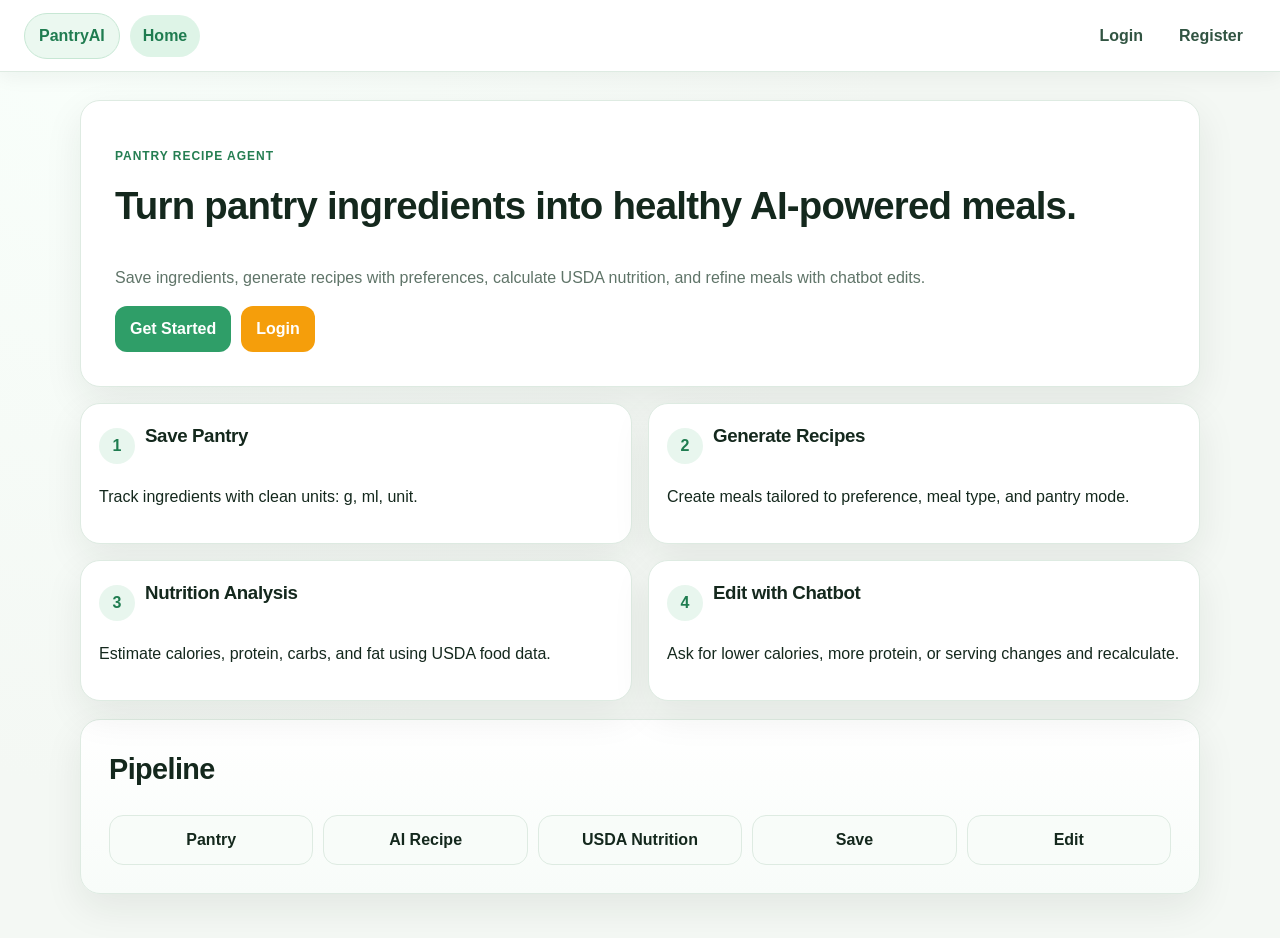
<file: frontend/index.html>
<!doctype html>
<html lang="en">
<head>
  <meta charset="UTF-8" />
  <meta name="viewport" content="width=device-width, initial-scale=1.0" />
  <title>PantryAI - Home</title>
  <link rel="stylesheet" href="css/styles.css" />
</head>
<body>
  <div id="top-nav"></div>

  <main class="page-wrap">
    <section class="hero-card">
      <p class="eyebrow">Pantry Recipe Agent</p>
      <h1>Turn pantry ingredients into healthy AI-powered meals.</h1>
      <p class="hero-subtitle">Save ingredients, generate recipes with preferences, calculate USDA nutrition, and refine meals with chatbot edits.</p>
      <div id="home-cta" class="button-row"></div>
    </section>

    <section class="feature-grid">
      <article class="feature-card"><div class="feature-head"><span class="icon-dot">1</span><h3>Save Pantry</h3></div><p>Track ingredients with clean units: g, ml, unit.</p></article>
      <article class="feature-card"><div class="feature-head"><span class="icon-dot">2</span><h3>Generate Recipes</h3></div><p>Create meals tailored to preference, meal type, and pantry mode.</p></article>
      <article class="feature-card"><div class="feature-head"><span class="icon-dot">3</span><h3>Nutrition Analysis</h3></div><p>Estimate calories, protein, carbs, and fat using USDA food data.</p></article>
      <article class="feature-card"><div class="feature-head"><span class="icon-dot">4</span><h3>Edit with Chatbot</h3></div><p>Ask for lower calories, more protein, or serving changes and recalculate.</p></article>
    </section>

    <section class="flow-card">
      <h2>Pipeline</h2>
      <div class="flow-steps">
        <div class="flow-step">Pantry</div>
        <div class="flow-step">AI Recipe</div>
        <div class="flow-step">USDA Nutrition</div>
        <div class="flow-step">Save</div>
        <div class="flow-step">Edit</div>
      </div>
    </section>
  </main>

  <script src="js/config.js"></script>
  <script src="js/auth.js"></script>
  <script src="js/nav.js"></script>
  <script src="js/index.js"></script>
</body>
</html>
</file>
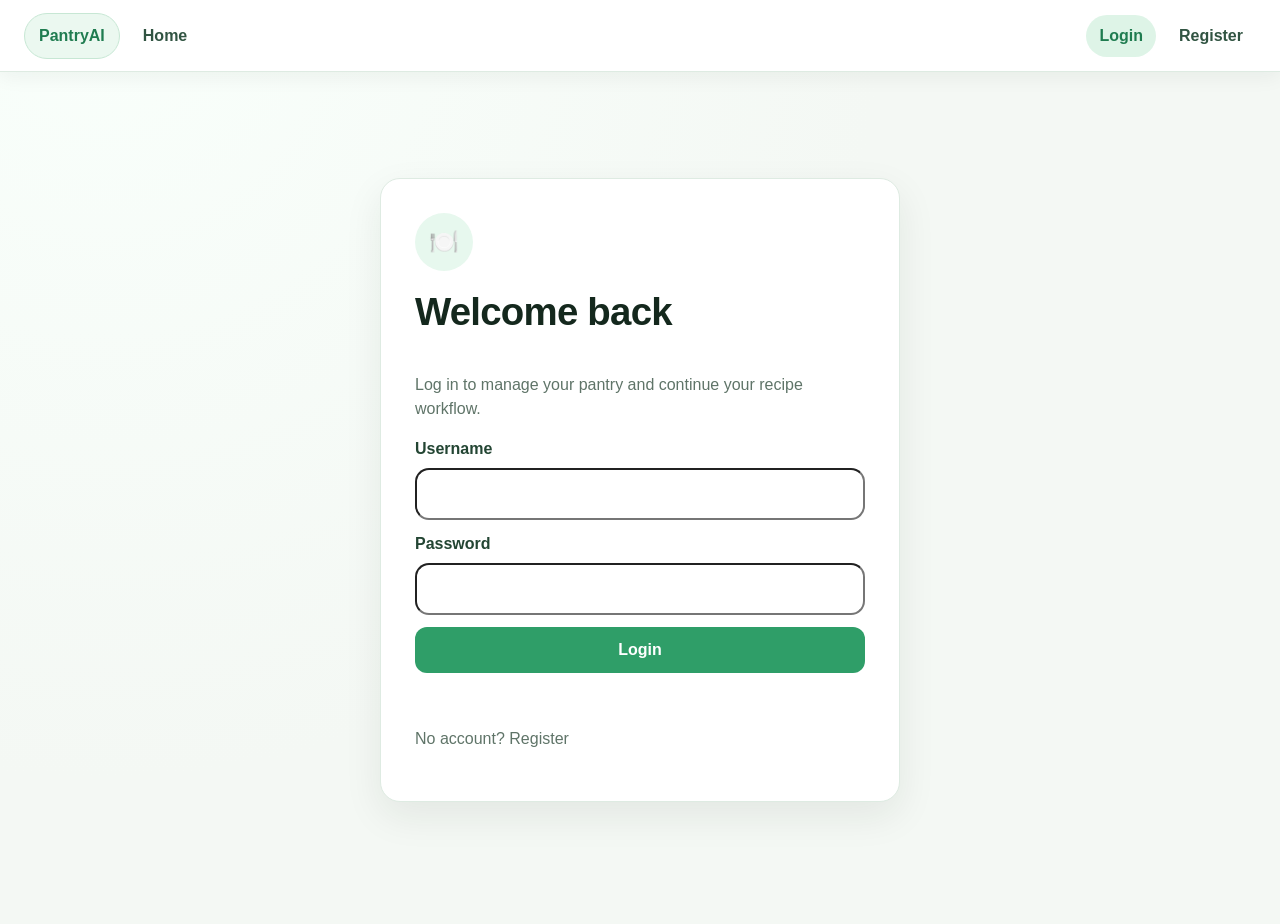
<file: frontend/generate.html>
<!doctype html>
<html lang="en">
<head>
  <meta charset="UTF-8" />
  <meta name="viewport" content="width=device-width, initial-scale=1.0" />
  <title>Generate Recipe - Pantry Recipe Agent</title>
  <link rel="stylesheet" href="css/styles.css" />
</head>
<body>
  <div id="top-nav"></div>
  <main class="container">
    <h1>Generate Recipe</h1>
    <p class="small-note">AI Recipe Assistant powered by your pantry and preference controls.</p>
    <p id="pantry-help" class="small-note"></p>

    <section class="section-card">
      <form id="generate-form">
        <label>Meal Type
          <select id="meal_type"><option>breakfast</option><option>lunch</option><option>dinner</option></select>
        </label>
        <label>Preference
          <select id="preference">
            <option>high calorie</option><option>low calorie</option><option>high protein</option><option>low protein</option>
            <option>vegetarian</option><option>cheap</option><option>quick meal</option><option>breakfast</option><option>lunch</option><option>dinner</option>
          </select>
        </label>
        <label>Ingredient Policy
          <select id="use_only_pantry">
            <option value="true">Use only pantry ingredients</option>
            <option value="false">Allow missing suggested ingredients</option>
          </select>
        </label>
        <label>Your request
          <textarea id="message_input" placeholder="I want something easy and filling."></textarea>
        </label>
        <button id="generate-btn" type="submit">✨ Generate Recipe</button>
        <div id="generate-status" class="status-box" aria-live="polite"></div>
      </form>
    </section>

    <p id="message"></p>
    <div id="generated-recipe"></div>
  </main>

  <script src="js/config.js"></script>
  <script src="js/api.js"></script>
  <script src="js/auth.js"></script>
  <script src="js/nav.js"></script>
  <script src="js/generate.js"></script>
</body>
</html>
</file>
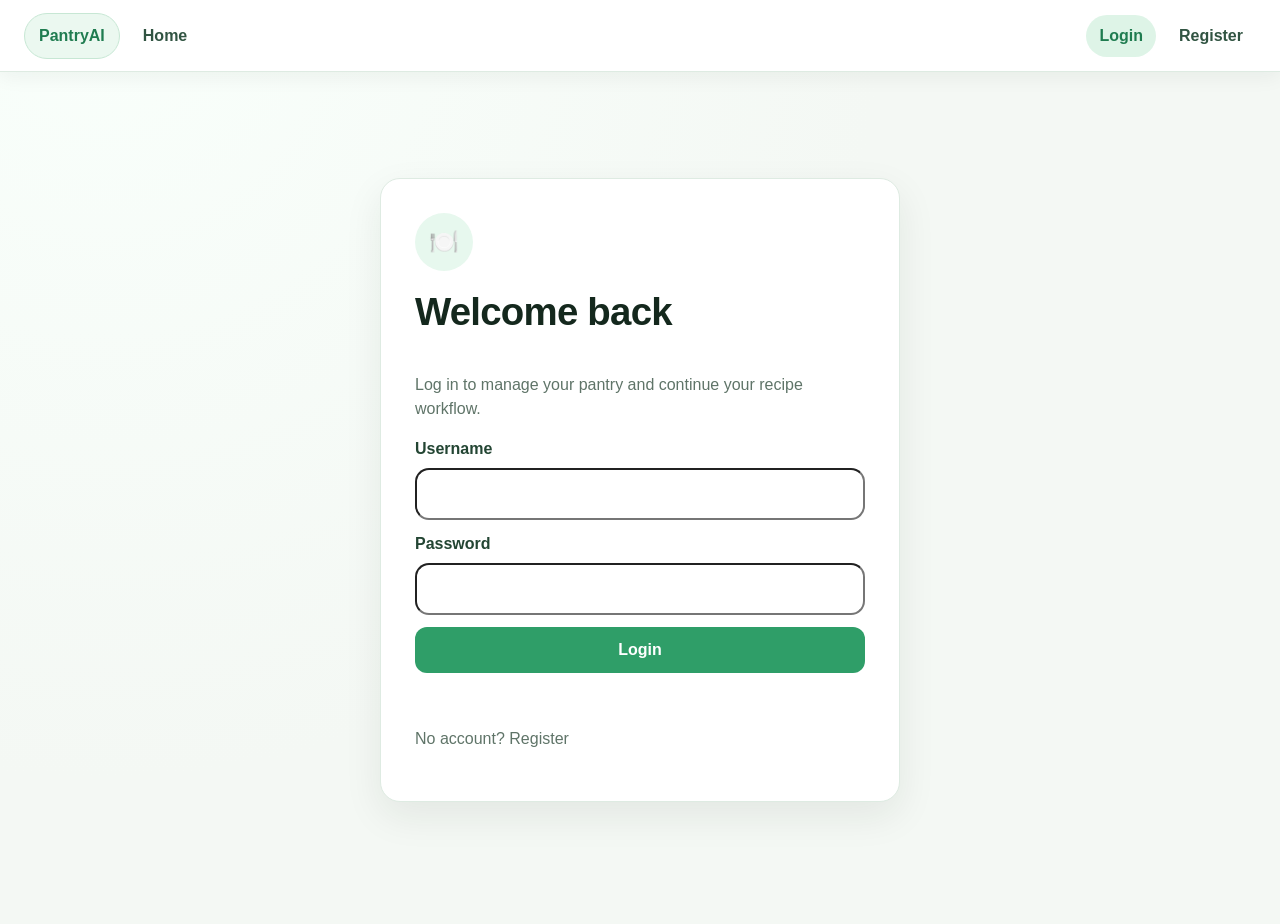
<file: frontend/login.html>
<!doctype html>
<html lang="en">
<head>
  <meta charset="UTF-8" />
  <meta name="viewport" content="width=device-width, initial-scale=1.0" />
  <title>Login - PantryAI</title>
  <link rel="stylesheet" href="css/styles.css" />
</head>
<body>
  <div id="top-nav"></div>
  <main class="page-wrap auth-wrap">
    <section class="auth-card">
      <div class="auth-icon green">🍽️</div>
      <h1>Welcome back</h1>
      <p class="small-note">Log in to manage your pantry and continue your recipe workflow.</p>
      <form id="login-form">
        <label>Username <input id="username" type="text" required /></label>
        <label>Password <input id="password" type="password" required /></label>
        <button class="w-full" type="submit">Login</button>
      </form>
      <p id="message"></p>
      <p class="small-note">No account? <a href="register.html">Register</a></p>
    </section>
  </main>
  <script src="js/config.js"></script><script src="js/api.js"></script><script src="js/auth.js"></script><script src="js/nav.js"></script>
</body>
</html>
</file>
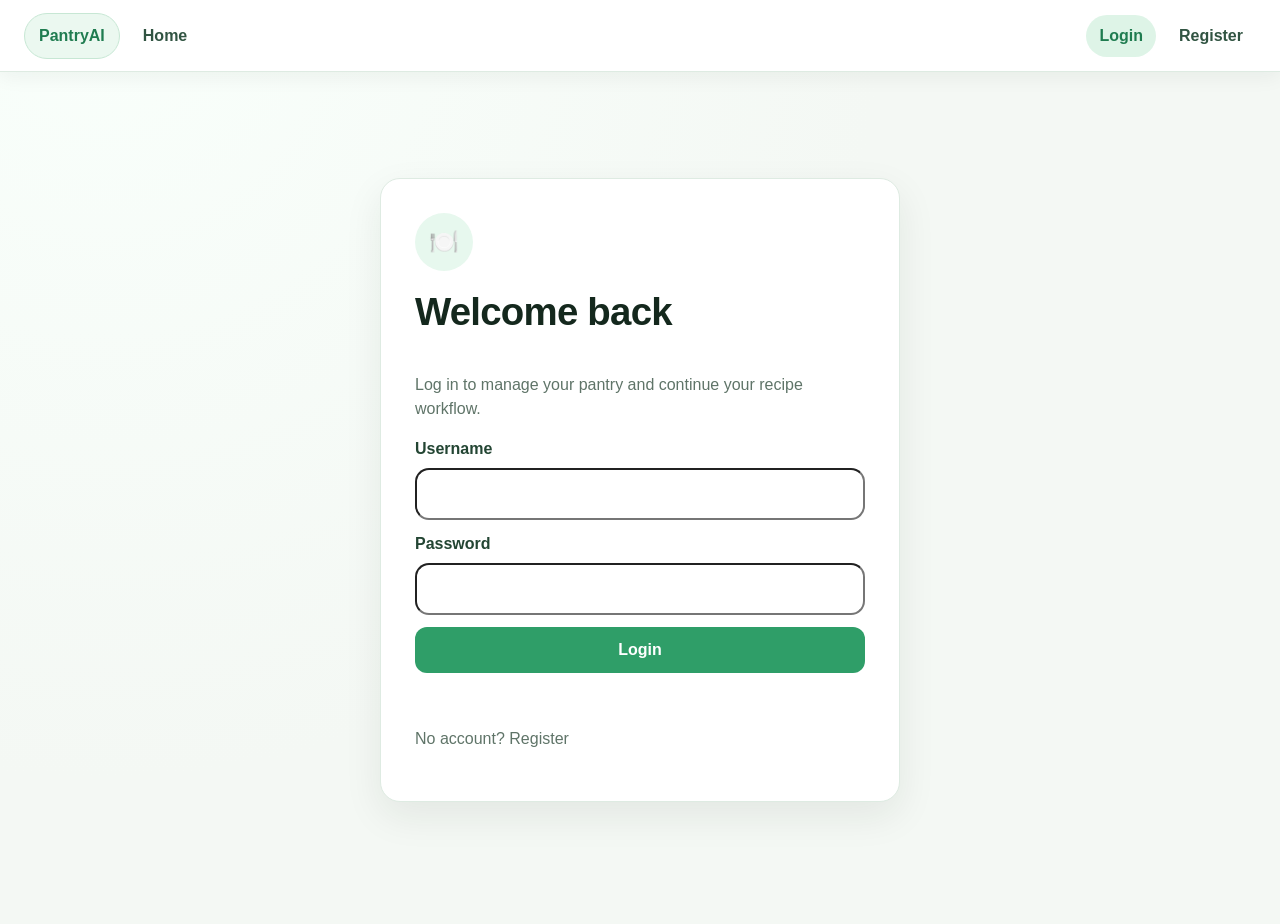
<file: frontend/pantry.html>
<!doctype html>
<html lang="en">
<head>
  <meta charset="UTF-8" />
  <meta name="viewport" content="width=device-width, initial-scale=1.0" />
  <title>Pantry - Pantry Recipe Agent</title>
  <link rel="stylesheet" href="css/styles.css" />
</head>
<body>
  <div id="top-nav"></div>
  <main class="container">
    <div class="app-header">
      <div>
        <h1>Your Pantry</h1>
        <p id="user-info" class="small-note"></p>
      </div>
      <div class="button-row">
        <a class="button-link secondary" href="recipes.html">Go to Recipes</a>
        <a class="button-link" href="generate.html">Go to Generate</a>
      </div>
    </div>
    <p class="small-note">Add ingredients with only g, ml, and unit.</p>

    <section class="section-card">
      <h2>Ingredients</h2>
      <div id="pantry-rows"></div>
      <div id="pantry-empty" class="empty-state" style="display:none;">
        <div class="icon-dot">+</div>
        <p>No pantry items yet.</p>
        <button type="button" class="btn-secondary" onclick="document.getElementById('add-row-btn').click()">Add first ingredient</button>
      </div>
      <div class="button-row" style="margin-top:12px;">
        <button id="add-row-btn" type="button">Add Row</button>
        <button id="save-pantry-btn" type="button">Save Pantry</button>
      </div>
    </section>

    <p id="message"></p>
  </main>

  <script src="js/config.js"></script>
  <script src="js/api.js"></script>
  <script src="js/auth.js"></script>
  <script src="js/nav.js"></script>
  <script src="js/pantry.js"></script>
</body>
</html>
</file>
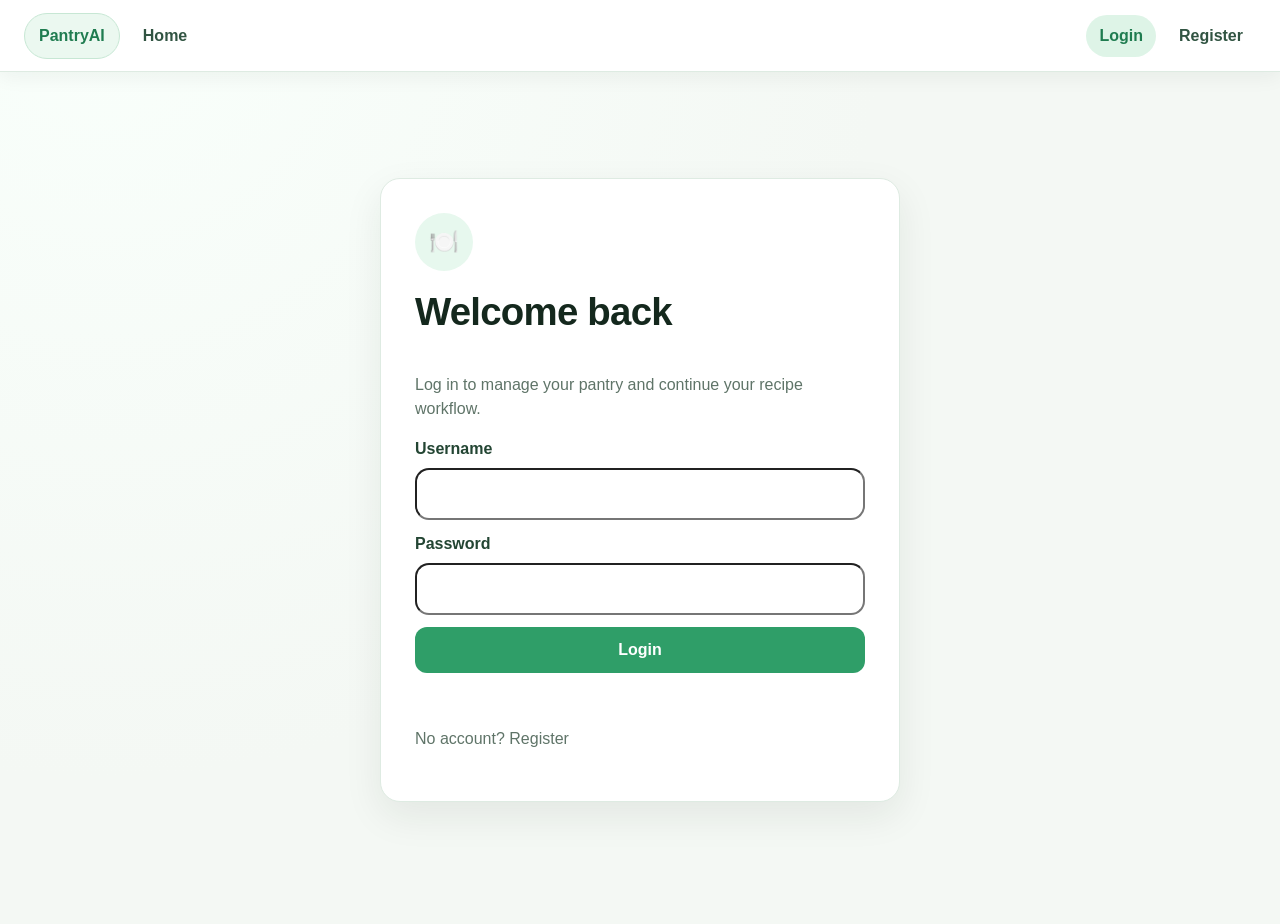
<file: frontend/recipe_detail.html>
<!doctype html>
<html lang="en">
<head>
  <meta charset="UTF-8" />
  <meta name="viewport" content="width=device-width, initial-scale=1.0" />
  <title>Recipe Detail - Pantry Recipe Agent</title>
  <link rel="stylesheet" href="css/styles.css" />
</head>
<body>
  <div id="top-nav"></div>
  <main class="container">
    <p><a href="recipes.html">← Back to Recipes</a></p>
    <section class="section-card">
      <h1 id="recipe-title">Recipe</h1>
      <p id="detail-message"></p>
    </section>

    <section id="recipe-content" style="display:none;">
      <section class="section-card">
        <h2>Nutrition Summary</h2>
        <div class="nutrition-grid">
          <div class="nutrition-card"><strong>Calories</strong><span id="nutrition-calories"></span></div>
          <div class="nutrition-card"><strong>Protein (g)</strong><span id="nutrition-protein"></span></div>
          <div class="nutrition-card"><strong>Carbs (g)</strong><span id="nutrition-carbs"></span></div>
          <div class="nutrition-card"><strong>Fat (g)</strong><span id="nutrition-fat"></span></div>
        </div>
        <p><strong>Servings:</strong> <span id="recipe-servings"></span></p>
      </section>

      <section class="section-card">
        <h2>Ingredients</h2>
        <table>
          <thead><tr><th>Name</th><th>Amount</th><th>Unit</th></tr></thead>
          <tbody id="ingredients-body"></tbody>
        </table>
      </section>

      <section class="section-card">
        <h2>Instructions</h2>
        <ol id="instructions-list"></ol>
      </section>

      <section class="section-card">
        <h2>Edit Recipe</h2>
        <p>Try: "Make it lower calorie", "Make it for 2 servings", "Replace milk with water".</p>
        <textarea id="edit-message" rows="3" placeholder="Type your edit request..."></textarea>
        <button id="edit-recipe-btn" type="button">Send Edit Request</button>
        <p id="edit-status"></p>
      </section>

      <section id="nutrition-warning-section" class="section-card" style="display:none;">
        <h2>Nutrition Warnings</h2>
        <ul id="nutrition-warning-list"></ul>
      </section>


      <section id="usda-match-section" class="section-card" style="display:none;">
        <h2>USDA Match Details</h2>
        <table>
          <thead><tr><th>Ingredient</th><th>Matched USDA Food</th><th>Data Type</th><th>Warning</th></tr></thead>
          <tbody id="usda-match-body"></tbody>
        </table>
      </section>

      <section id="missing-section" class="section-card" style="display:none;">
        <h2>Missing Ingredients</h2>
        <ul id="missing-list"></ul>
      </section>
    </section>
  </main>

  <script src="js/config.js"></script>
  <script src="js/api.js"></script>
  <script src="js/auth.js"></script>
  <script src="js/nav.js"></script>
  <script src="js/recipe_detail.js"></script>
</body>
</html>
</file>
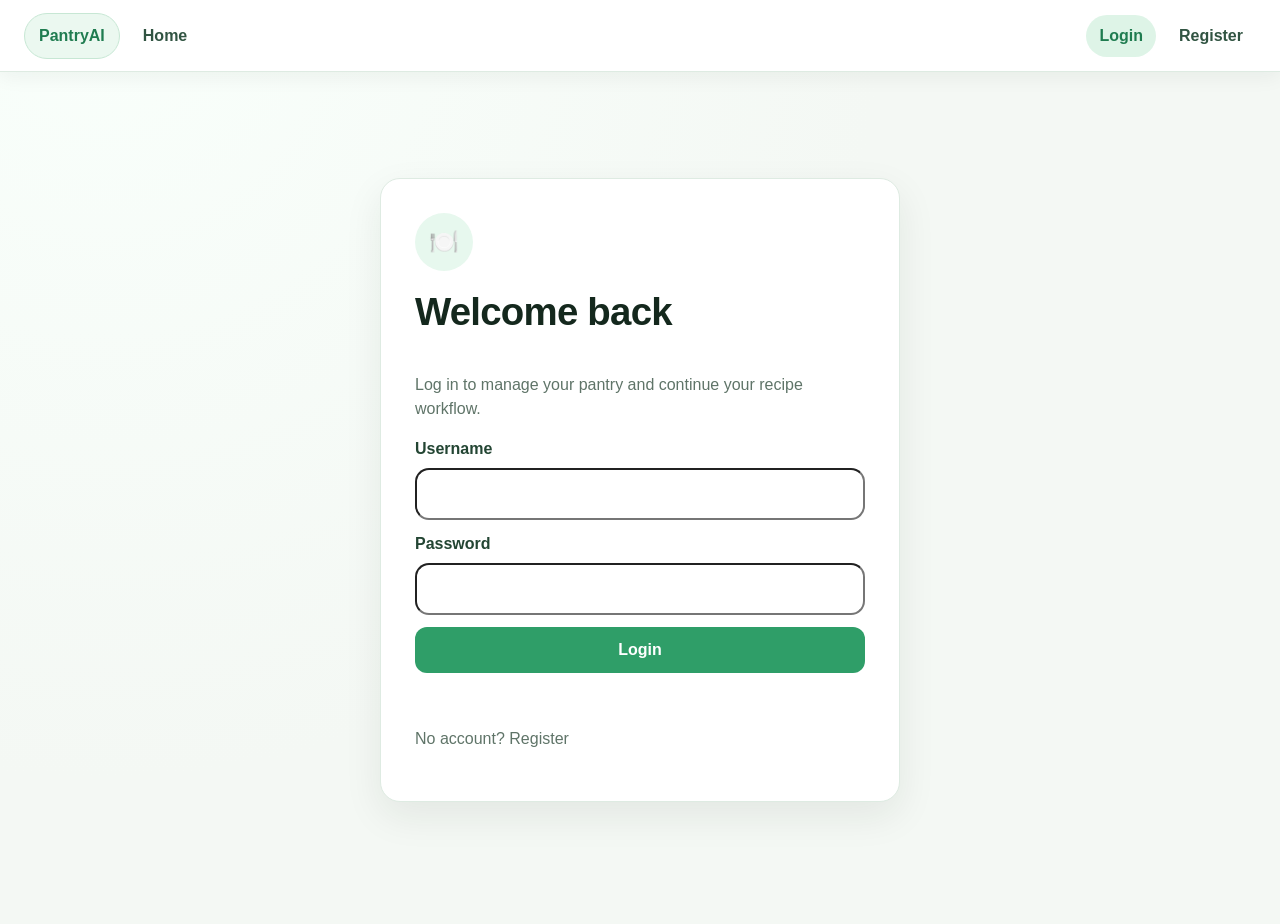
<file: frontend/recipes.html>
<!doctype html>
<html lang="en">
<head>
  <meta charset="UTF-8" />
  <meta name="viewport" content="width=device-width, initial-scale=1.0" />
  <title>Saved Recipes - Pantry Recipe Agent</title>
  <link rel="stylesheet" href="css/styles.css" />
</head>
<body>
  <div id="top-nav"></div>
  <main class="container">
    <div class="app-header">
      <div>
        <h1>Saved Recipes</h1>
        <p class="small-note">Browse saved recipes and open one to edit with the chatbot.</p>
      </div>
      <a class="button-link" href="generate.html">Generate Recipe</a>
    </div>
    <p id="message"></p>
    <div id="saved-recipes"></div>
  </main>

  <script src="js/config.js"></script>
  <script src="js/api.js"></script>
  <script src="js/auth.js"></script>
  <script src="js/nav.js"></script>
  <script src="js/recipes.js"></script>
</body>
</html>
</file>
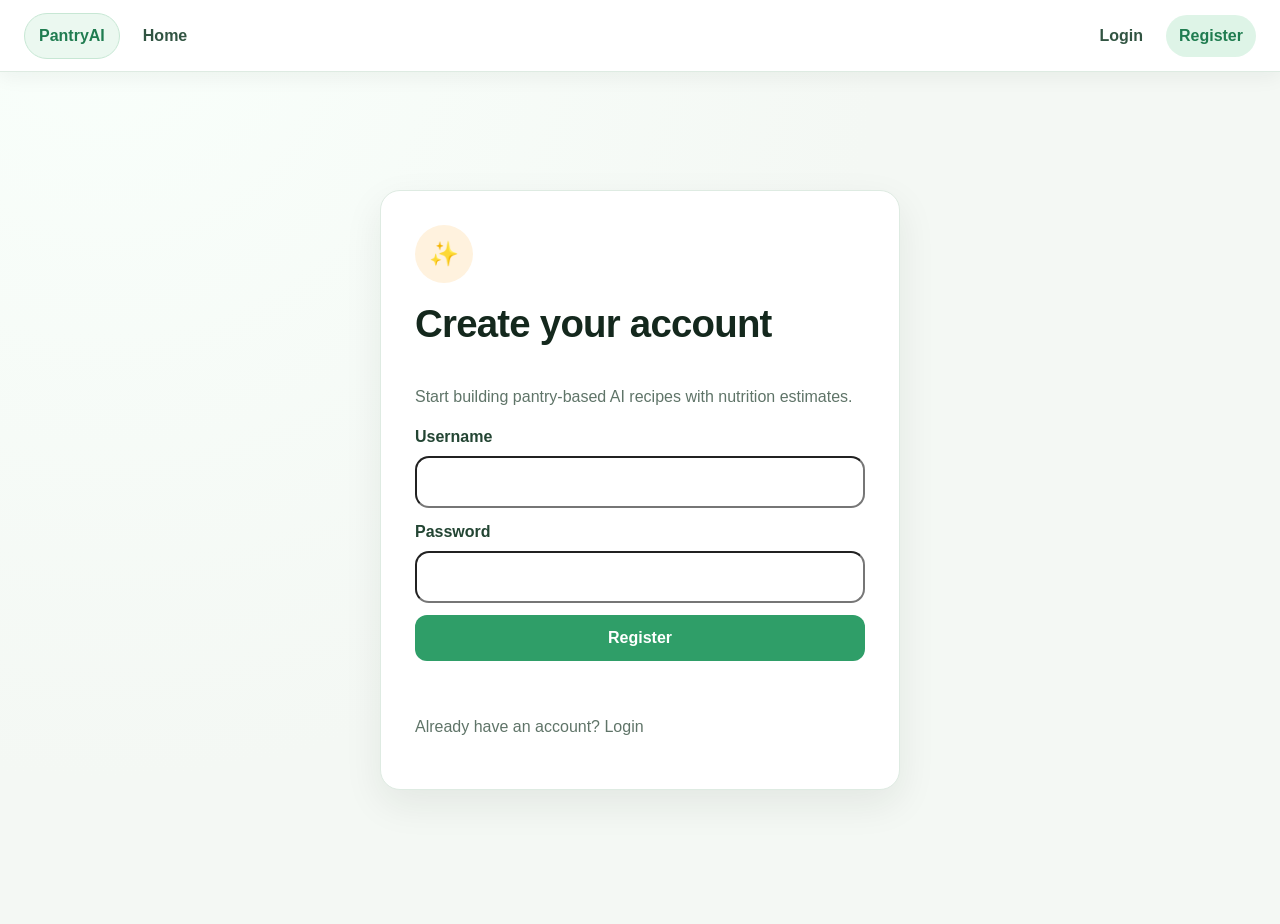
<file: frontend/register.html>
<!doctype html>
<html lang="en">
<head>
  <meta charset="UTF-8" />
  <meta name="viewport" content="width=device-width, initial-scale=1.0" />
  <title>Register - PantryAI</title>
  <link rel="stylesheet" href="css/styles.css" />
</head>
<body>
  <div id="top-nav"></div>
  <main class="page-wrap auth-wrap">
    <section class="auth-card">
      <div class="auth-icon orange">✨</div>
      <h1>Create your account</h1>
      <p class="small-note">Start building pantry-based AI recipes with nutrition estimates.</p>
      <form id="register-form">
        <label>Username <input id="username" type="text" required /></label>
        <label>Password <input id="password" type="password" required /></label>
        <button class="w-full" type="submit">Register</button>
      </form>
      <p id="message"></p>
      <p class="small-note">Already have an account? <a href="login.html">Login</a></p>
    </section>
  </main>
  <script src="js/config.js"></script><script src="js/api.js"></script><script src="js/auth.js"></script><script src="js/nav.js"></script>
</body>
</html>
</file>
<file: frontend/css/styles.css>
:root {
  --bg: #f4f8f4;
  --card: #ffffff;
  --primary: #2f9e68;
  --primary-dark: #247e52;
  --accent: #f59e0b;
  --text: #14281d;
  --muted: #5f7468;
  --border: #deebe2;
  --danger: #dc2626;
  --shadow: 0 14px 38px rgba(20, 40, 29, 0.08);
}

* { box-sizing: border-box; }
html, body { margin: 0; padding: 0; }
body {
  font-family: Inter, "Segoe UI", Roboto, "Helvetica Neue", Arial, sans-serif;
  background: radial-gradient(circle at 8% 0%, #f9fffb 0%, var(--bg) 52%);
  color: var(--text);
  line-height: 1.5;
}

h1, h2, h3 { margin-top: 0; letter-spacing: -0.02em; }
h1 { font-size: clamp(1.7rem, 3vw, 2.4rem); }
h2 { font-size: clamp(1.3rem, 2.3vw, 1.8rem); }
a { color: inherit; text-decoration: none; }

#top-nav { position: sticky; top: 0; z-index: 100; }
.app-navbar {
  width: 100%;
  min-height: 72px;
  padding: 12px 24px;
  background: rgba(255,255,255,.96);
  border-bottom: 1px solid var(--border);
  box-shadow: 0 4px 20px rgba(20, 40, 29, 0.06);
  display: flex;
  align-items: center;
  justify-content: space-between;
  gap: 16px;
}
.nav-left, .nav-right, .nav-links { display: flex; align-items: center; gap: 10px; }
.nav-left { flex: 1; }
.nav-right { margin-left: auto; }
.nav-brand {
  font-weight: 800;
  font-size: 1rem;
  padding: 10px 14px;
  border-radius: 999px;
  background: #ebf8f0;
  color: #1f7c50;
  border: 1px solid #c7e7d4;
  white-space: nowrap;
}
.nav-link {
  color: #315442;
  font-weight: 600;
  padding: 9px 13px;
  border-radius: 999px;
  white-space: nowrap;
}
.nav-link:hover { background: #eff8f3; color: #1f7c50; }
.nav-link.active { background: #def4e7; color: #1f7c50; }
.nav-user {
  font-size: 13px;
  color: #547062;
  padding: 8px 12px;
  border-radius: 999px;
  background: #f5faf7;
  border: 1px solid var(--border);
  white-space: nowrap;
}
.nav-logout-btn { width: auto; padding: 9px 14px; border-radius: 999px; font-size: 13px; }

.page-wrap, .container {
  width: min(1120px, calc(100% - 32px));
  margin: 28px auto 44px;
}
.container, .hero-card, .section-card, .flow-card, .feature-card, .auth-card, .card {
  background: var(--card);
  border: 1px solid var(--border);
  border-radius: 20px;
  box-shadow: var(--shadow);
}
.container, .hero-card, .auth-card, .section-card, .flow-card { padding: 28px; }

.eyebrow { color: var(--primary-dark); font-size: 12px; font-weight: 700; letter-spacing: .08em; text-transform: uppercase; }
.hero-subtitle, .small-note { color: var(--muted); }
.hero-card { padding: 34px; }
.feature-grid { display: grid; grid-template-columns: repeat(2, minmax(0, 1fr)); gap: 16px; margin-top: 16px; }
.feature-card { padding: 18px; }
.feature-head { display: flex; align-items: center; gap: 10px; }
.icon-dot {
  width: 36px; height: 36px; border-radius: 50%;
  background: #e8f6ee; color: #1f7c50; display: grid; place-items: center; font-weight: 800;
}
.flow-card { margin-top: 18px; background: linear-gradient(180deg, #fff, #f8fcf9); }
.flow-steps { display: grid; grid-template-columns: repeat(5, minmax(0, 1fr)); gap: 10px; }
.flow-step { padding: 12px; border-radius: 14px; border: 1px solid var(--border); background: #f8fcf9; text-align: center; font-weight: 700; }

.app-header { display: flex; justify-content: space-between; align-items: center; gap: 10px; margin-bottom: 14px; }

form { display: grid; gap: 12px; }
label { display: grid; gap: 7px; color: #234533; font-weight: 600; }
input, select, textarea, button {
  font: inherit;
  border-radius: 14px;
  border: 1px solid #c6dbcg;
  padding: 12px 14px;
}
input, select, textarea { background: #fff; color: var(--text); width: 100%; }
textarea { min-height: 104px; resize: vertical; }
input:focus, select:focus, textarea:focus {
  outline: none;
  border-color: var(--primary);
  box-shadow: 0 0 0 4px rgba(47,158,104,.14);
}

button, .button-link {
  display: inline-flex;
  align-items: center;
  justify-content: center;
  width: auto;
  border: 0;
  color: #fff;
  background: var(--primary);
  font-weight: 700;
  cursor: pointer;
  text-decoration: none;
  border-radius: 12px;
}
button:hover, .button-link:hover { background: var(--primary-dark); }
button:disabled { opacity: .65; cursor: not-allowed; }
.button-link, button { padding: 11px 15px; }
.button-link.secondary { background: var(--accent); }
.button-link.secondary:hover { background: #d78a07; }
button.danger, .button-link.danger { background: var(--danger); }
.button-row { display: flex; gap: 10px; flex-wrap: wrap; }
.w-full { width: 100%; }

.auth-wrap { display: grid; place-items: center; min-height: calc(100vh - 120px); }
.auth-card { width: min(520px, 100%); padding: 34px; text-align: left; }
.auth-icon { width: 58px; height: 58px; border-radius: 50%; display: grid; place-items: center; margin-bottom: 12px; font-size: 24px; }
.auth-icon.green { background: #e7f8ee; color: #197648; }
.auth-icon.orange { background: #fff2de; color: #c97700; }

.section-card { margin-top: 14px; }
.empty-state { text-align: center; border: 2px dashed #bed5c7; background: #f8fcf9; padding: 24px; border-radius: 16px; color: var(--muted); }
.empty-state .icon-dot { margin: 0 auto 8px; }
.pantry-row {
  display: grid; grid-template-columns: 2fr 1fr 1fr auto; gap: 10px;
  padding: 10px; border: 1px solid var(--border); border-radius: 14px; background: #fbfefd;
  margin-bottom: 10px;
}

.status-box { min-height: 46px; border: 1px solid var(--border); border-radius: 14px; padding: 10px; background: #f8fcf9; display: flex; align-items: center; gap: 8px; }
.spinner { width: 14px; height: 14px; border: 2px solid #c2dfcf; border-top-color: var(--primary); border-radius: 50%; animation: spin .8s linear infinite; }

#saved-recipes { display: grid; gap: 14px; grid-template-columns: repeat(auto-fit, minmax(280px, 1fr)); }
.recipe-card { padding: 18px; border-radius: 18px; }
.tag { display: inline-block; font-size: 12px; padding: 4px 10px; border-radius: 999px; background: #e7f7ee; color: #1f7c50; font-weight: 700; margin: 0 6px 6px 0; }
.nutrition-grid { display: grid; grid-template-columns: repeat(4, minmax(0,1fr)); gap: 10px; }
.nutrition-card { background: #edf5f1; border: 1px solid #d8e7de; border-radius: 14px; padding: 12px; display: flex; justify-content: space-between; }

table { width: 100%; border-collapse: collapse; }
th, td { padding: 11px 8px; text-align: left; border-bottom: 1px solid var(--border); }
#message, #detail-message, #edit-status { min-height: 22px; }

@keyframes spin { to { transform: rotate(360deg);} }

@media (max-width: 960px) {
  .feature-grid { grid-template-columns: 1fr; }
  .flow-steps { grid-template-columns: 1fr 1fr; }
  .nutrition-grid { grid-template-columns: 1fr 1fr; }
}
@media (max-width: 820px) {
  .app-navbar { flex-wrap: wrap; }
  .nav-left, .nav-right { width: 100%; }
  .nav-right { justify-content: flex-end; }
}

@media (max-width: 640px) {
  .page-wrap, .container { width: min(1120px, calc(100% - 20px)); margin-top: 18px; }
  .container, .hero-card, .auth-card, .section-card, .flow-card { padding: 20px; }
  .app-header { flex-direction: column; align-items: flex-start; }
  .pantry-row { grid-template-columns: 1fr; }
  .flow-steps, .nutrition-grid { grid-template-columns: 1fr; }
}
</file>
